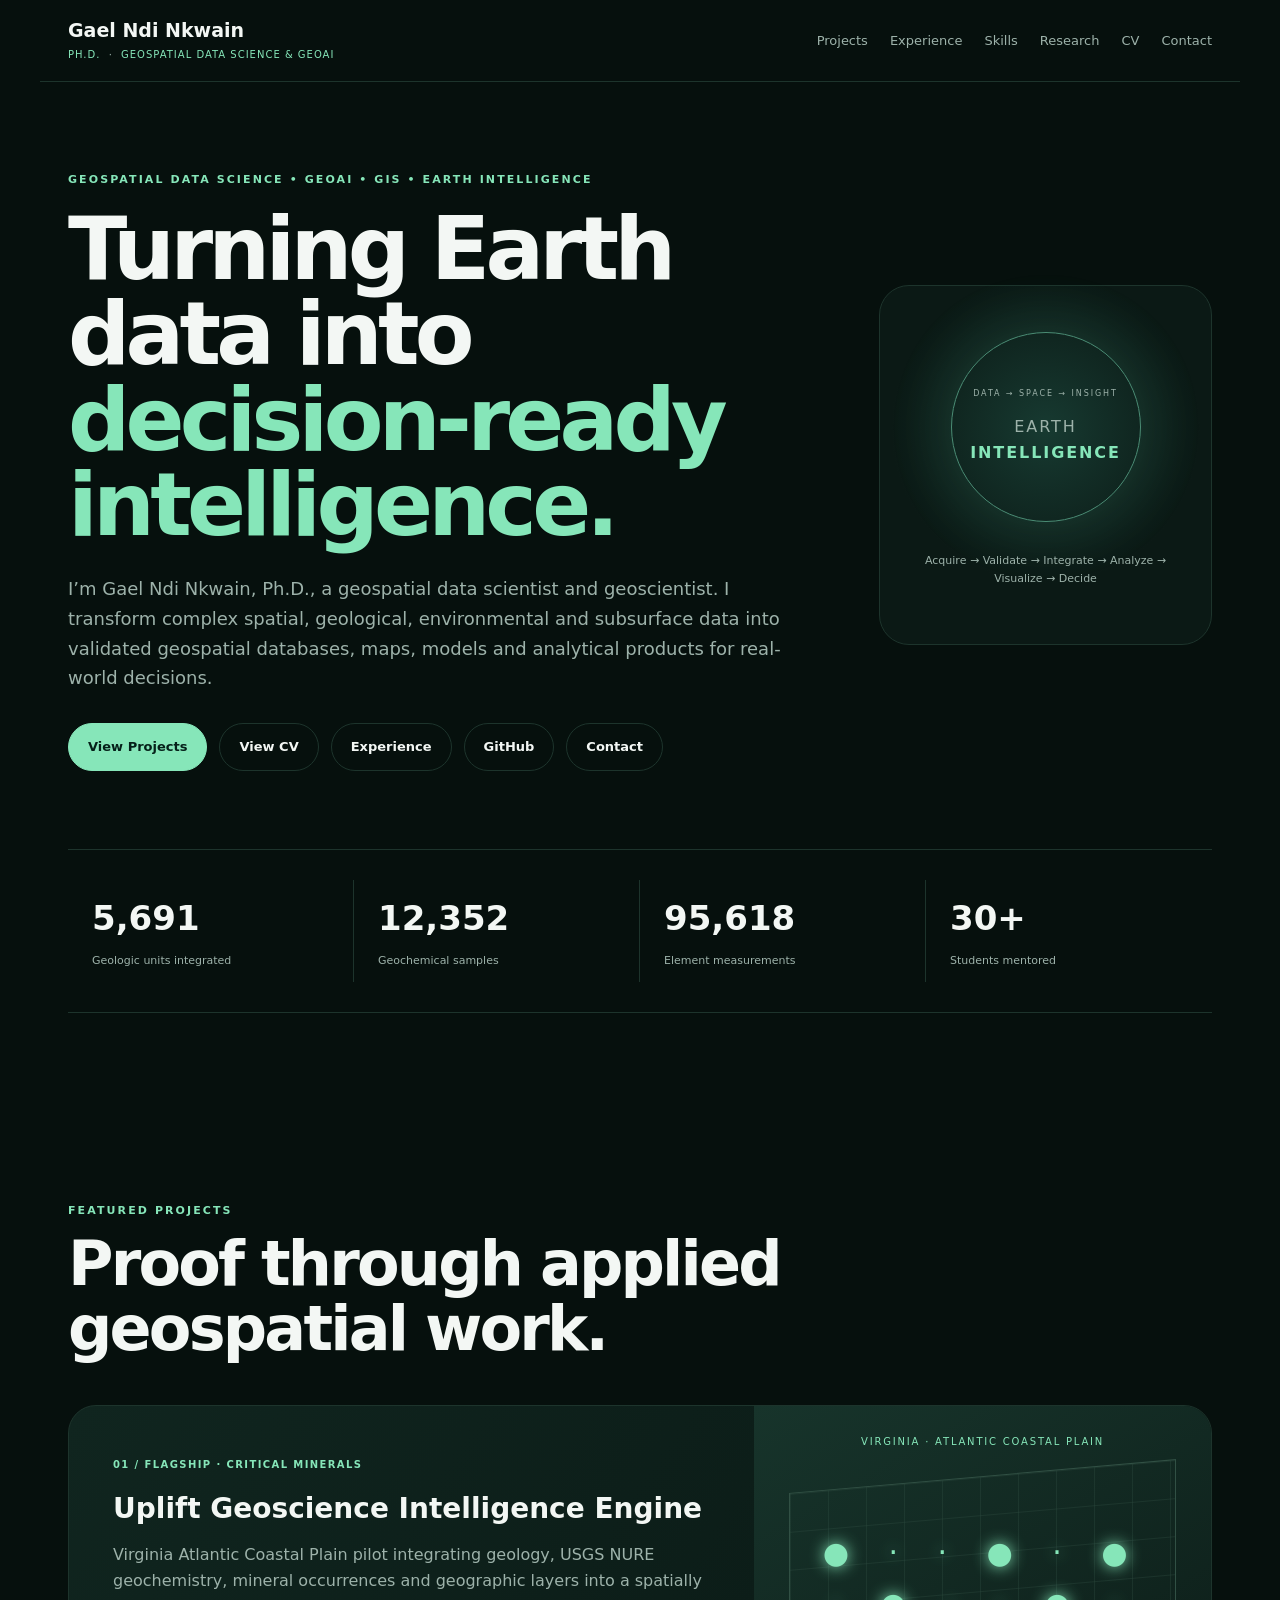
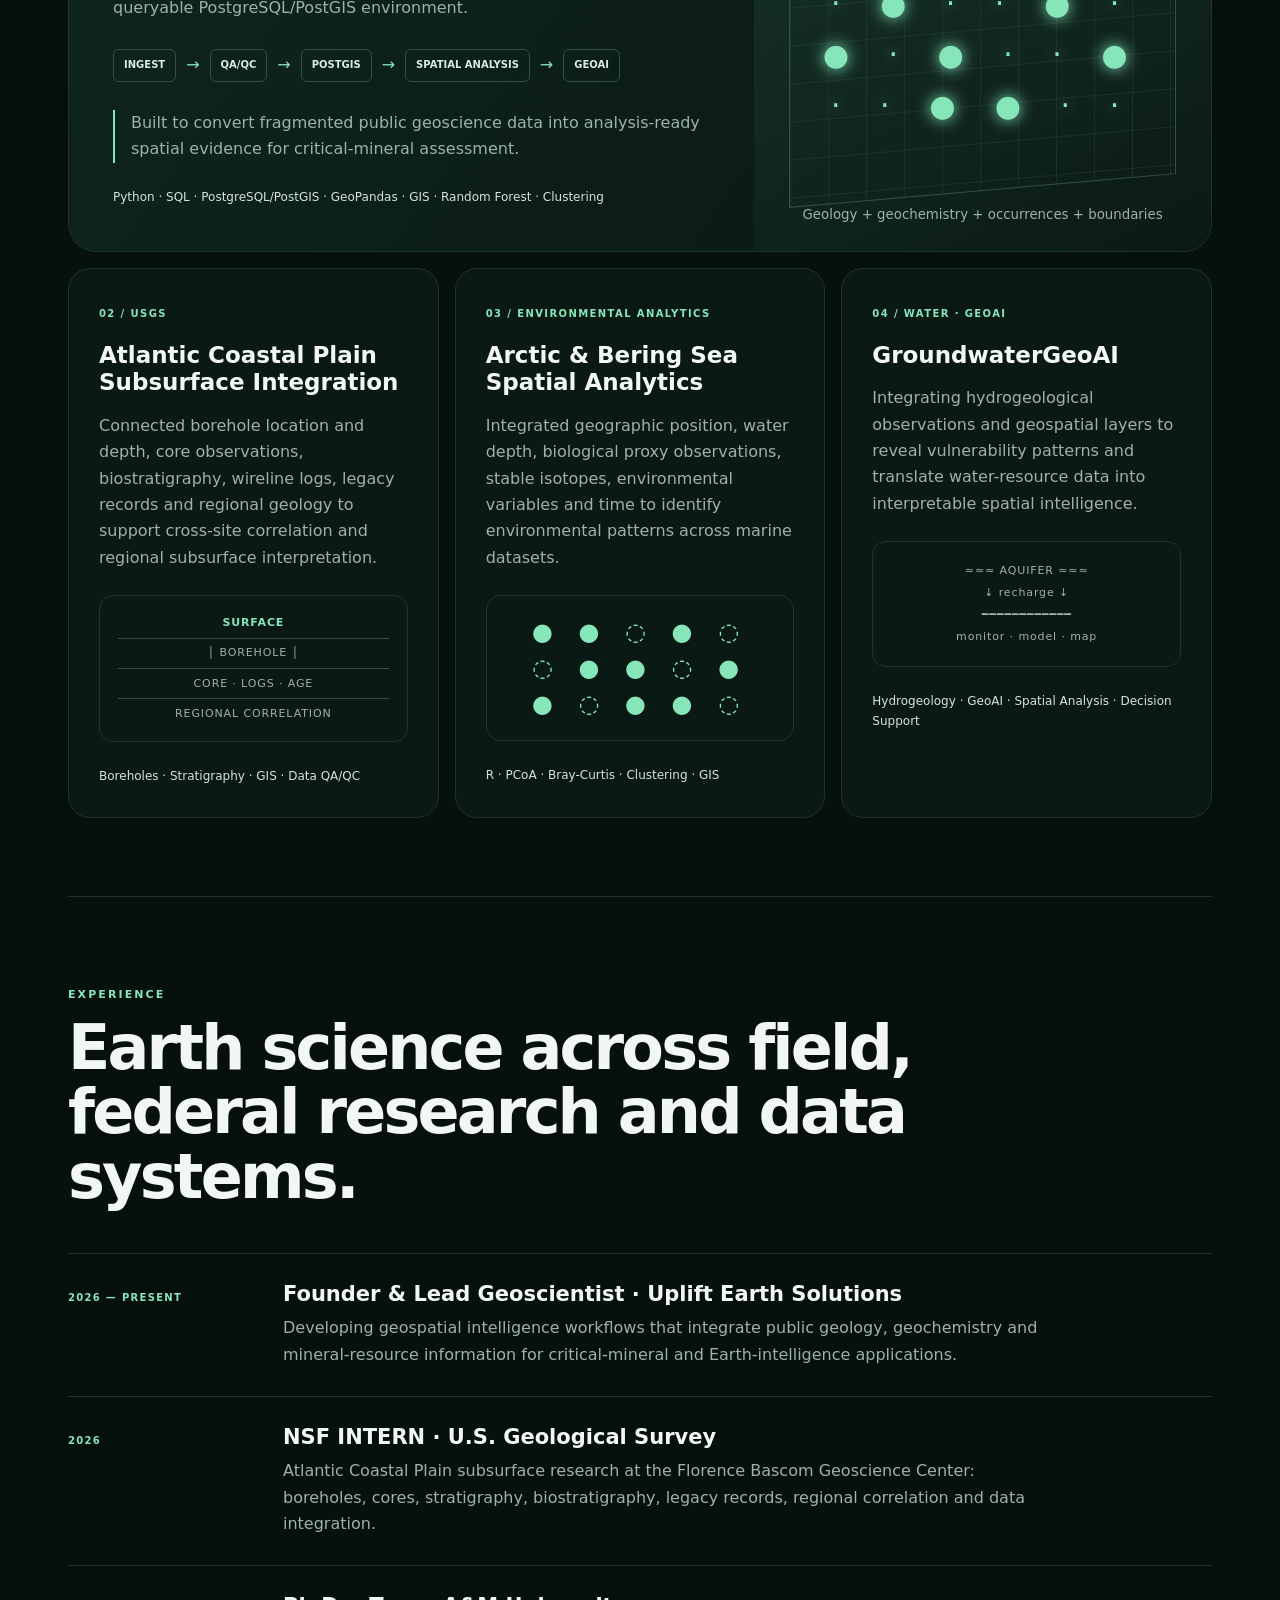
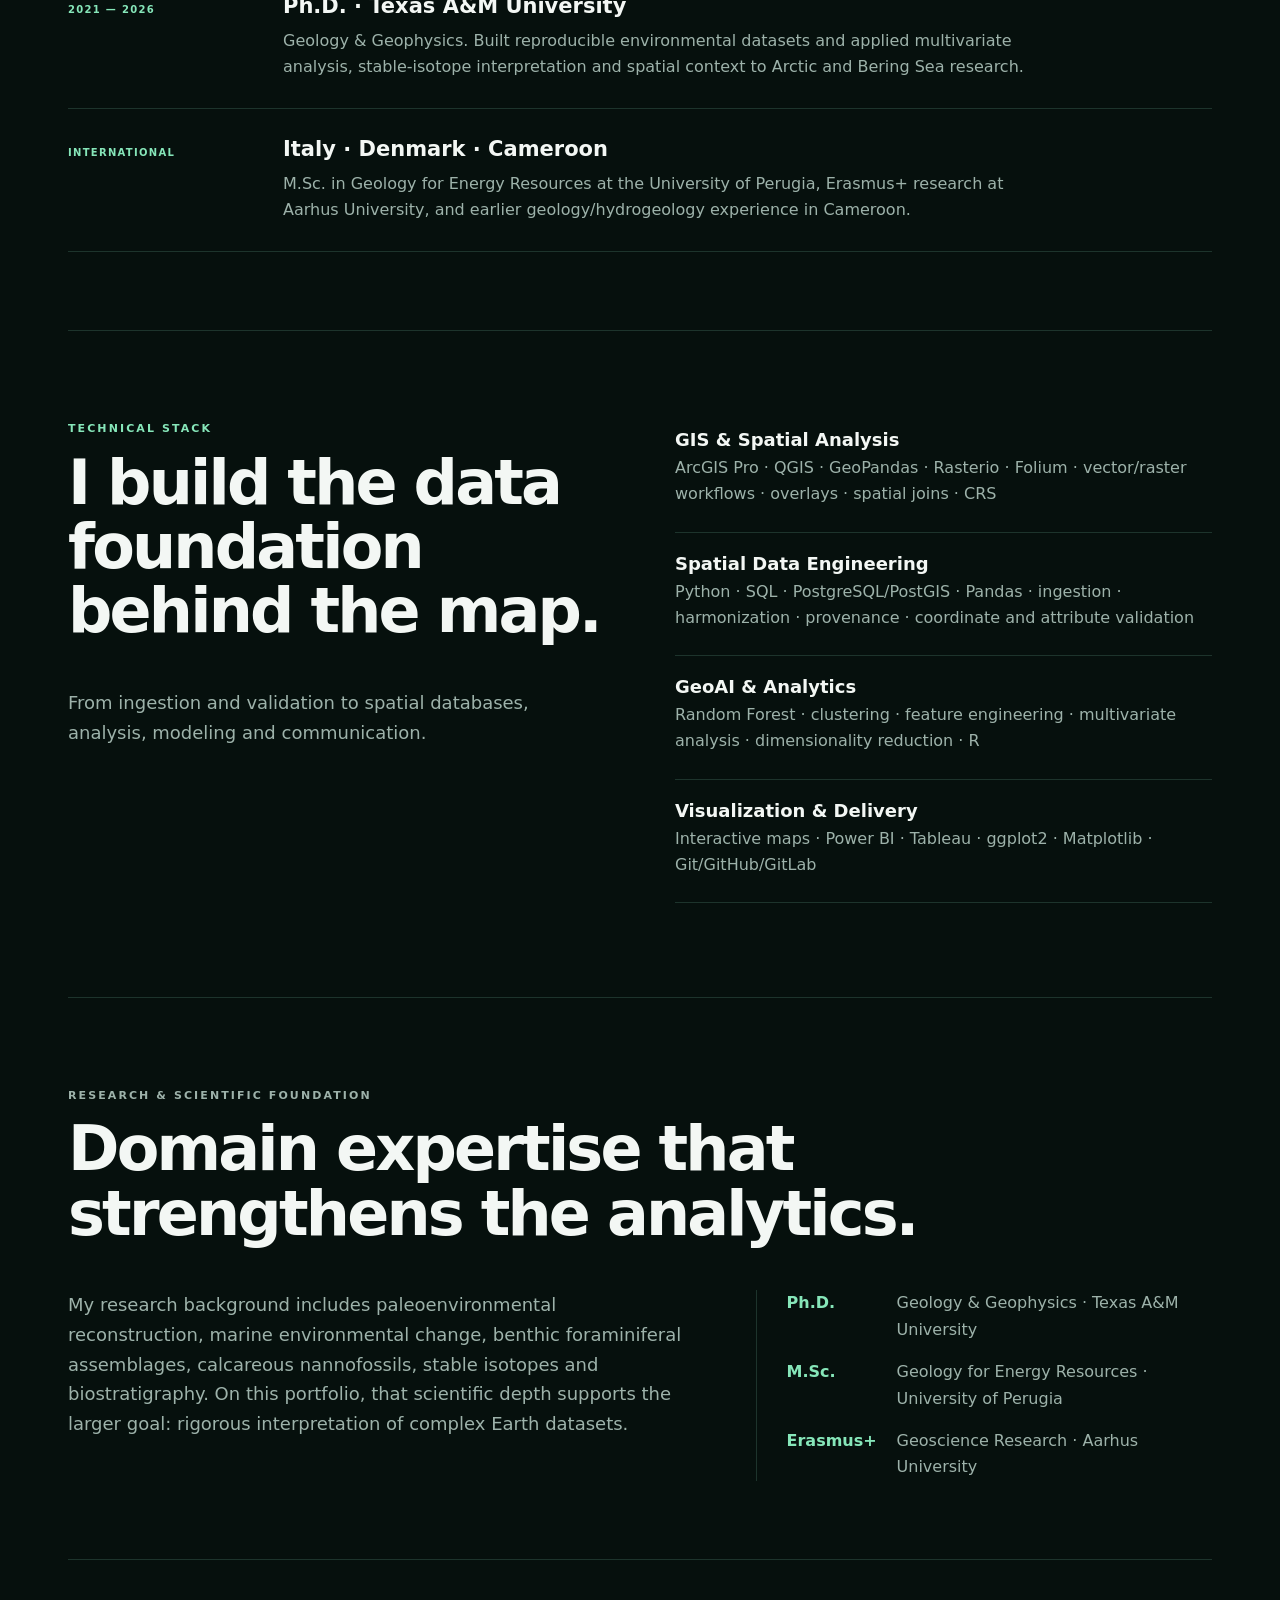
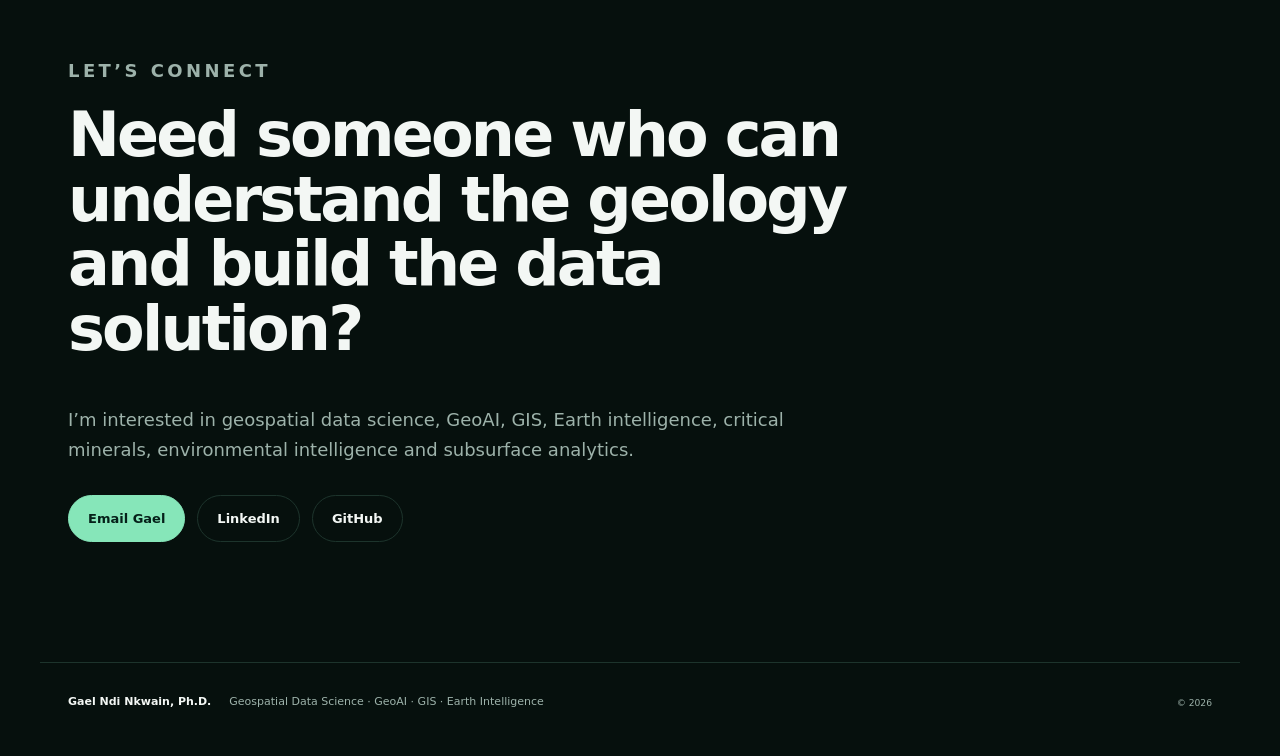
<file: index.html>
<!doctype html>
<html lang="en">
<head>
<meta charset="utf-8"><meta name="viewport" content="width=device-width,initial-scale=1">
<title>Gael Ndi Nkwain, Ph.D. | Geospatial Data Science & GeoAI</title>
<meta name="description" content="Gael Ndi Nkwain, Ph.D. — Geospatial Data Scientist and Geoscientist building GeoAI, GIS, spatial data engineering and Earth-intelligence solutions.">
<link rel="stylesheet" href="styles.css">
</head>
<body>
<header class="nav">
<a class="brand" href="#top"><b>Gael Ndi Nkwain</b><span>Ph.D. <i>·</i> Geospatial Data Science & GeoAI</span></a>
<nav><a href="#projects">Projects</a><a href="#experience">Experience</a><a href="#stack">Skills</a><a href="#research">Research</a><a href="cv.html">CV</a><a href="#contact">Contact</a></nav>
</header>
<main id="top">
<section class="hero">
<div><p class="eyebrow">GEOSPATIAL DATA SCIENCE • GEOAI • GIS • EARTH INTELLIGENCE</p>
<h1>Turning Earth data into <span>decision-ready intelligence.</span></h1>
<p class="lede">I’m Gael Ndi Nkwain, Ph.D., a geospatial data scientist and geoscientist. I transform complex spatial, geological, environmental and subsurface data into validated geospatial databases, maps, models and analytical products for real-world decisions.</p>
<div class="actions"><a class="btn primary" href="#projects">View Projects</a><a class="btn" href="cv.html">View CV</a><a class="btn" href="#experience">Experience</a><a class="btn" href="https://github.com/gaelndinkwain-lab">GitHub</a><a class="btn" href="#contact">Contact</a></div>
</div>
<div class="pipeline"><div class="globe"><small>DATA → SPACE → INSIGHT</small>EARTH<br><b>INTELLIGENCE</b></div><p>Acquire → Validate → Integrate → Analyze → Visualize → Decide</p></div>
</section>
<section class="metrics"><div><strong>5,691</strong><span>Geologic units integrated</span></div><div><strong>12,352</strong><span>Geochemical samples</span></div><div><strong>95,618</strong><span>Element measurements</span></div><div><strong>30+</strong><span>Students mentored</span></div></section>

<section id="projects"><p class="eyebrow">FEATURED PROJECTS</p><h2>Proof through applied geospatial work.</h2>
<div class="project feature"><div class="project-copy"><span class="kicker">01 / FLAGSHIP · CRITICAL MINERALS</span><h3>Uplift Geoscience Intelligence Engine</h3><p>Virginia Atlantic Coastal Plain pilot integrating geology, USGS NURE geochemistry, mineral occurrences and geographic layers into a spatially queryable PostgreSQL/PostGIS environment.</p><div class="workflow"><b>INGEST</b><i>→</i><b>QA/QC</b><i>→</i><b>POSTGIS</b><i>→</i><b>SPATIAL ANALYSIS</b><i>→</i><b>GEOAI</b></div><p class="impact">Built to convert fragmented public geoscience data into analysis-ready spatial evidence for critical-mineral assessment.</p><div class="tags">Python · SQL · PostgreSQL/PostGIS · GeoPandas · GIS · Random Forest · Clustering</div></div><div class="mapmock"><span>VIRGINIA · ATLANTIC COASTAL PLAIN</span><div class="mapgrid"></div><div class="points">● · · ● · ●<br>· ● · · ● ·<br>● · ● · · ●<br>· · ● ● · ·</div><small>Geology + geochemistry + occurrences + boundaries</small></div></div>

<div class="grid three">
<article class="card"><span>02 / USGS</span><h3>Atlantic Coastal Plain Subsurface Integration</h3><p>Connected borehole location and depth, core observations, biostratigraphy, wireline logs, legacy records and regional geology to support cross-site correlation and regional subsurface interpretation.</p><div class="mini-viz"><b>SURFACE</b><hr><em>│ BOREHOLE │</em><hr><em>CORE · LOGS · AGE</em><hr><em>REGIONAL CORRELATION</em></div><div class="tags">Boreholes · Stratigraphy · GIS · Data QA/QC</div></article>
<article class="card"><span>03 / ENVIRONMENTAL ANALYTICS</span><h3>Arctic & Bering Sea Spatial Analytics</h3><p>Integrated geographic position, water depth, biological proxy observations, stable isotopes, environmental variables and time to identify environmental patterns across marine datasets.</p><div class="mini-viz dots">● ● ◌ ● ◌<br>◌ ● ● ◌ ●<br>● ◌ ● ● ◌</div><div class="tags">R · PCoA · Bray-Curtis · Clustering · GIS</div></article>
<article class="card"><span>04 / WATER · GEOAI</span><h3>GroundwaterGeoAI</h3><p>Integrating hydrogeological observations and geospatial layers to reveal vulnerability patterns and translate water-resource data into interpretable spatial intelligence.</p><div class="mini-viz waves">≈≈≈ AQUIFER ≈≈≈<br>↓ recharge ↓<br>━━━━━━━━━━━━<br>monitor · model · map</div><div class="tags">Hydrogeology · GeoAI · Spatial Analysis · Decision Support</div></article>
</div></section>

<section id="experience" class="experience"><p class="eyebrow">EXPERIENCE</p><h2>Earth science across field, federal research and data systems.</h2>
<div class="timeline">
<article><time>2026 — PRESENT</time><div><h3>Founder & Lead Geoscientist · Uplift Earth Solutions</h3><p>Developing geospatial intelligence workflows that integrate public geology, geochemistry and mineral-resource information for critical-mineral and Earth-intelligence applications.</p></div></article>
<article><time>2026</time><div><h3>NSF INTERN · U.S. Geological Survey</h3><p>Atlantic Coastal Plain subsurface research at the Florence Bascom Geoscience Center: boreholes, cores, stratigraphy, biostratigraphy, legacy records, regional correlation and data integration.</p></div></article>
<article><time>2021 — 2026</time><div><h3>Ph.D. · Texas A&M University</h3><p>Geology & Geophysics. Built reproducible environmental datasets and applied multivariate analysis, stable-isotope interpretation and spatial context to Arctic and Bering Sea research.</p></div></article>
<article><time>INTERNATIONAL</time><div><h3>Italy · Denmark · Cameroon</h3><p>M.Sc. in Geology for Energy Resources at the University of Perugia, Erasmus+ research at Aarhus University, and earlier geology/hydrogeology experience in Cameroon.</p></div></article>
</div></section>

<section id="stack" class="split"><div><p class="eyebrow">TECHNICAL STACK</p><h2>I build the data foundation behind the map.</h2><p class="section-lede">From ingestion and validation to spatial databases, analysis, modeling and communication.</p></div><div class="capabilities">
<p><b>GIS & Spatial Analysis</b><br>ArcGIS Pro · QGIS · GeoPandas · Rasterio · Folium · vector/raster workflows · overlays · spatial joins · CRS</p>
<p><b>Spatial Data Engineering</b><br>Python · SQL · PostgreSQL/PostGIS · Pandas · ingestion · harmonization · provenance · coordinate and attribute validation</p>
<p><b>GeoAI & Analytics</b><br>Random Forest · clustering · feature engineering · multivariate analysis · dimensionality reduction · R</p>
<p><b>Visualization & Delivery</b><br>Interactive maps · Power BI · Tableau · ggplot2 · Matplotlib · Git/GitHub/GitLab</p></div></section>

<section id="research" class="research"><p class="eyebrow">RESEARCH & SCIENTIFIC FOUNDATION</p><h2>Domain expertise that strengthens the analytics.</h2><div class="research-grid"><p>My research background includes paleoenvironmental reconstruction, marine environmental change, benthic foraminiferal assemblages, calcareous nannofossils, stable isotopes and biostratigraphy. On this portfolio, that scientific depth supports the larger goal: rigorous interpretation of complex Earth datasets.</p><div class="degrees"><b>Ph.D.</b><span>Geology & Geophysics · Texas A&M University</span><b>M.Sc.</b><span>Geology for Energy Resources · University of Perugia</span><b>Erasmus+</b><span>Geoscience Research · Aarhus University</span></div></div></section>

<section id="contact" class="contact"><p class="eyebrow">LET’S CONNECT</p><h2>Need someone who can understand the geology and build the data solution?</h2><p>I’m interested in geospatial data science, GeoAI, GIS, Earth intelligence, critical minerals, environmental intelligence and subsurface analytics.</p><div class="actions"><a class="btn primary" href="mailto:gaelndinkwain@gmail.com">Email Gael</a><a class="btn" href="https://www.linkedin.com/in/gael-ndi-nkwain-066335a4">LinkedIn</a><a class="btn" href="https://github.com/gaelndinkwain-lab">GitHub</a></div></section>
</main>
<footer><b>Gael Ndi Nkwain, Ph.D.</b><span>Geospatial Data Science · GeoAI · GIS · Earth Intelligence</span><small>© 2026</small></footer>
</body></html>
</file>
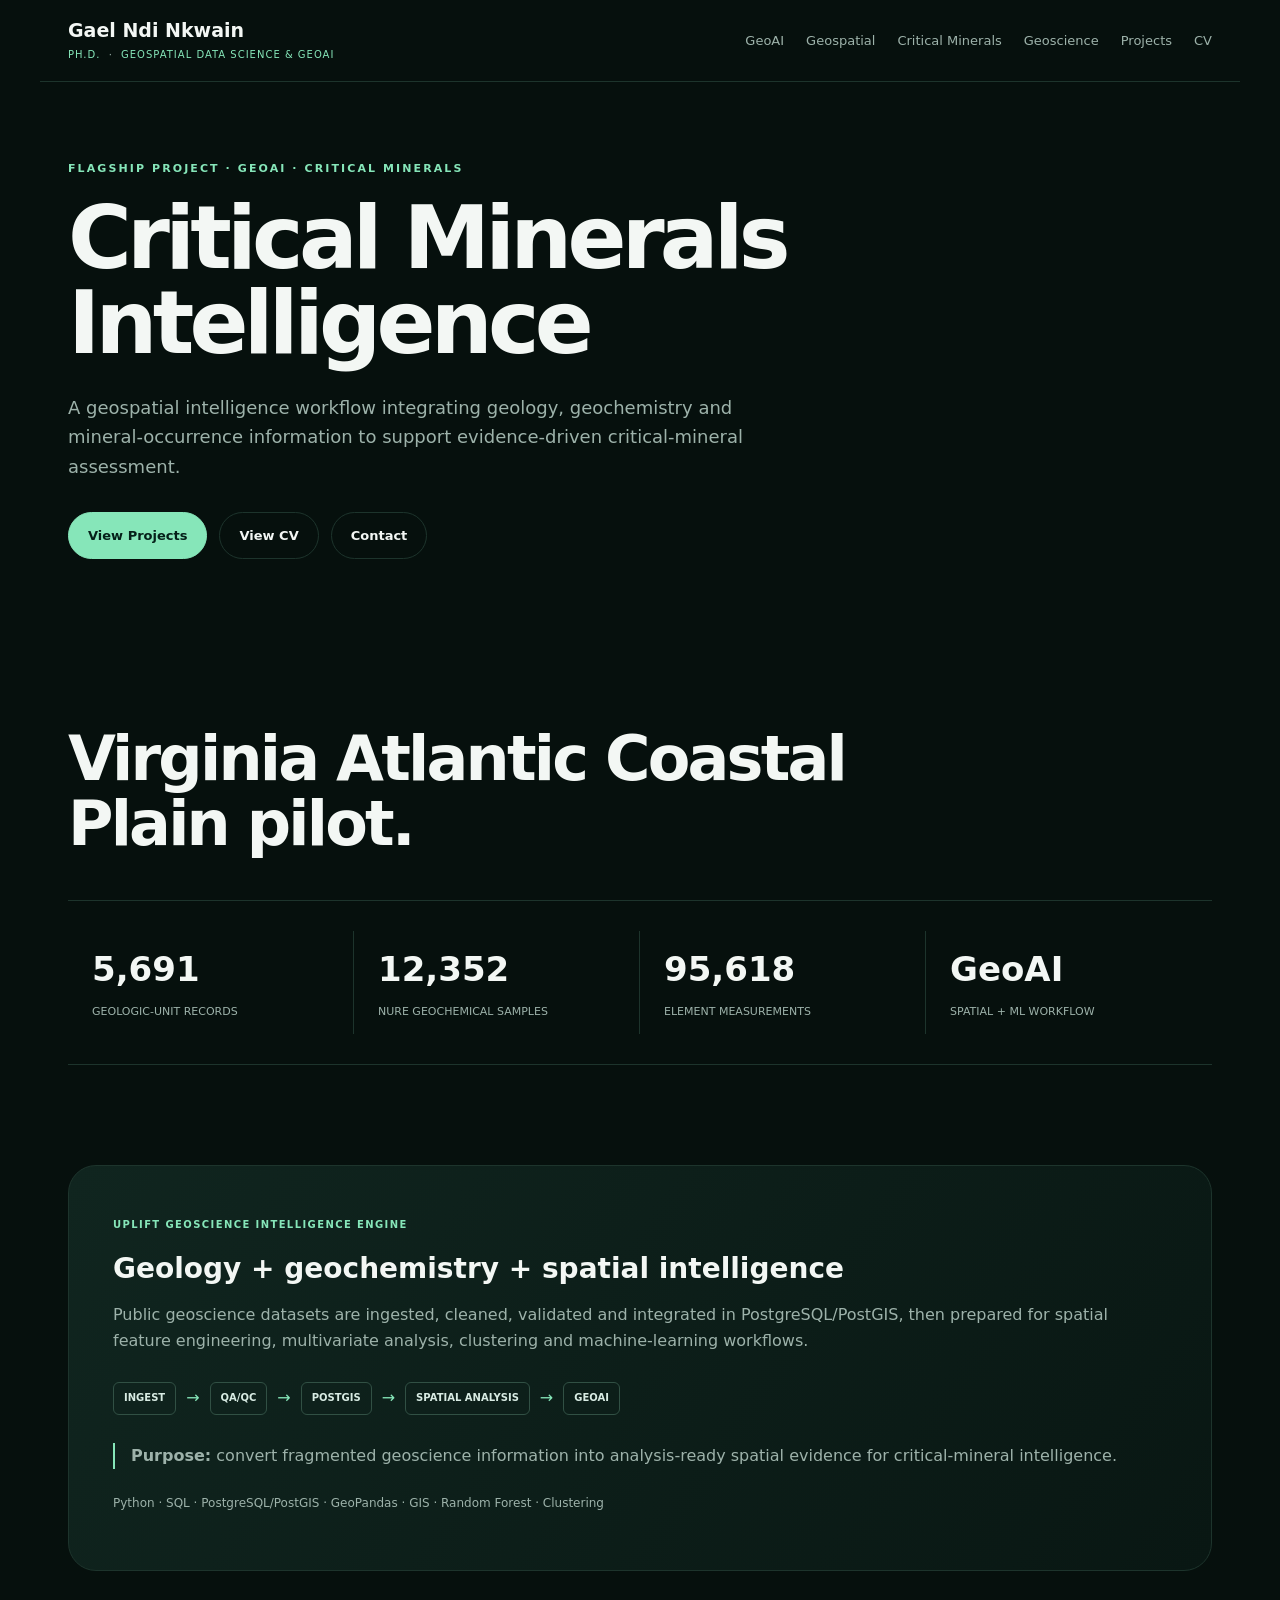
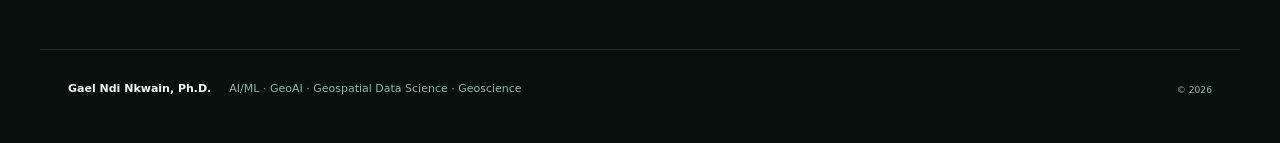
<file: critical-minerals/index.html>
<!doctype html><html lang="en"><head><meta charset="utf-8"><meta name="viewport" content="width=device-width,initial-scale=1"><title>Critical Minerals Intelligence | Gael Ndi Nkwain, Ph.D.</title><meta name="description" content="A geospatial intelligence workflow integrating geology, geochemistry and mineral-occurrence information to support evidence-driven critical-mineral assessment."><link rel="stylesheet" href="../styles.css"><link rel="canonical" href="https://drgaelnkwain.com/critical-minerals-intelligence/"></head><body><header class="nav"><a class="brand" href="../"><b>Gael Ndi Nkwain</b><span>Ph.D. <i>·</i> Geospatial Data Science & GeoAI</span></a><nav><a href="../geoai/">GeoAI</a><a href="../geospatial/">Geospatial</a><a href="../critical-minerals/">Critical Minerals</a><a href="../geoscience/">Geoscience</a><a href="../projects/">Projects</a><a href="../cv.html">CV</a></nav></header><main><section class="hero" style="min-height:520px"><div><div class="eyebrow">FLAGSHIP PROJECT · GEOAI · CRITICAL MINERALS</div><h1>Critical Minerals Intelligence</h1><p class="lede">A geospatial intelligence workflow integrating geology, geochemistry and mineral-occurrence information to support evidence-driven critical-mineral assessment.</p><div class="actions"><a class="btn primary" href="../projects/">View Projects</a><a class="btn" href="../cv.html">View CV</a><a class="btn" href="mailto:gaelndinkwain@gmail.com">Contact</a></div></div></section><section><h2>Virginia Atlantic Coastal Plain pilot.</h2><div class="metrics"><div><strong>5,691</strong><span>GEOLOGIC-UNIT RECORDS</span></div><div><strong>12,352</strong><span>NURE GEOCHEMICAL SAMPLES</span></div><div><strong>95,618</strong><span>ELEMENT MEASUREMENTS</span></div><div><strong>GeoAI</strong><span>SPATIAL + ML WORKFLOW</span></div></div><div class="project"><div class="project-copy"><span class="kicker">UPLIFT GEOSCIENCE INTELLIGENCE ENGINE</span><h3>Geology + geochemistry + spatial intelligence</h3><p>Public geoscience datasets are ingested, cleaned, validated and integrated in PostgreSQL/PostGIS, then prepared for spatial feature engineering, multivariate analysis, clustering and machine-learning workflows.</p><div class="workflow"><b>INGEST</b><i>→</i><b>QA/QC</b><i>→</i><b>POSTGIS</b><i>→</i><b>SPATIAL ANALYSIS</b><i>→</i><b>GEOAI</b></div><p class="impact"><b>Purpose:</b> convert fragmented geoscience information into analysis-ready spatial evidence for critical-mineral intelligence.</p><p class="tags">Python · SQL · PostgreSQL/PostGIS · GeoPandas · GIS · Random Forest · Clustering</p></div></div></section></main><footer><b>Gael Ndi Nkwain, Ph.D.</b><span>AI/ML · GeoAI · Geospatial Data Science · Geoscience</span><small>© 2026</small></footer></body></html>
</file>
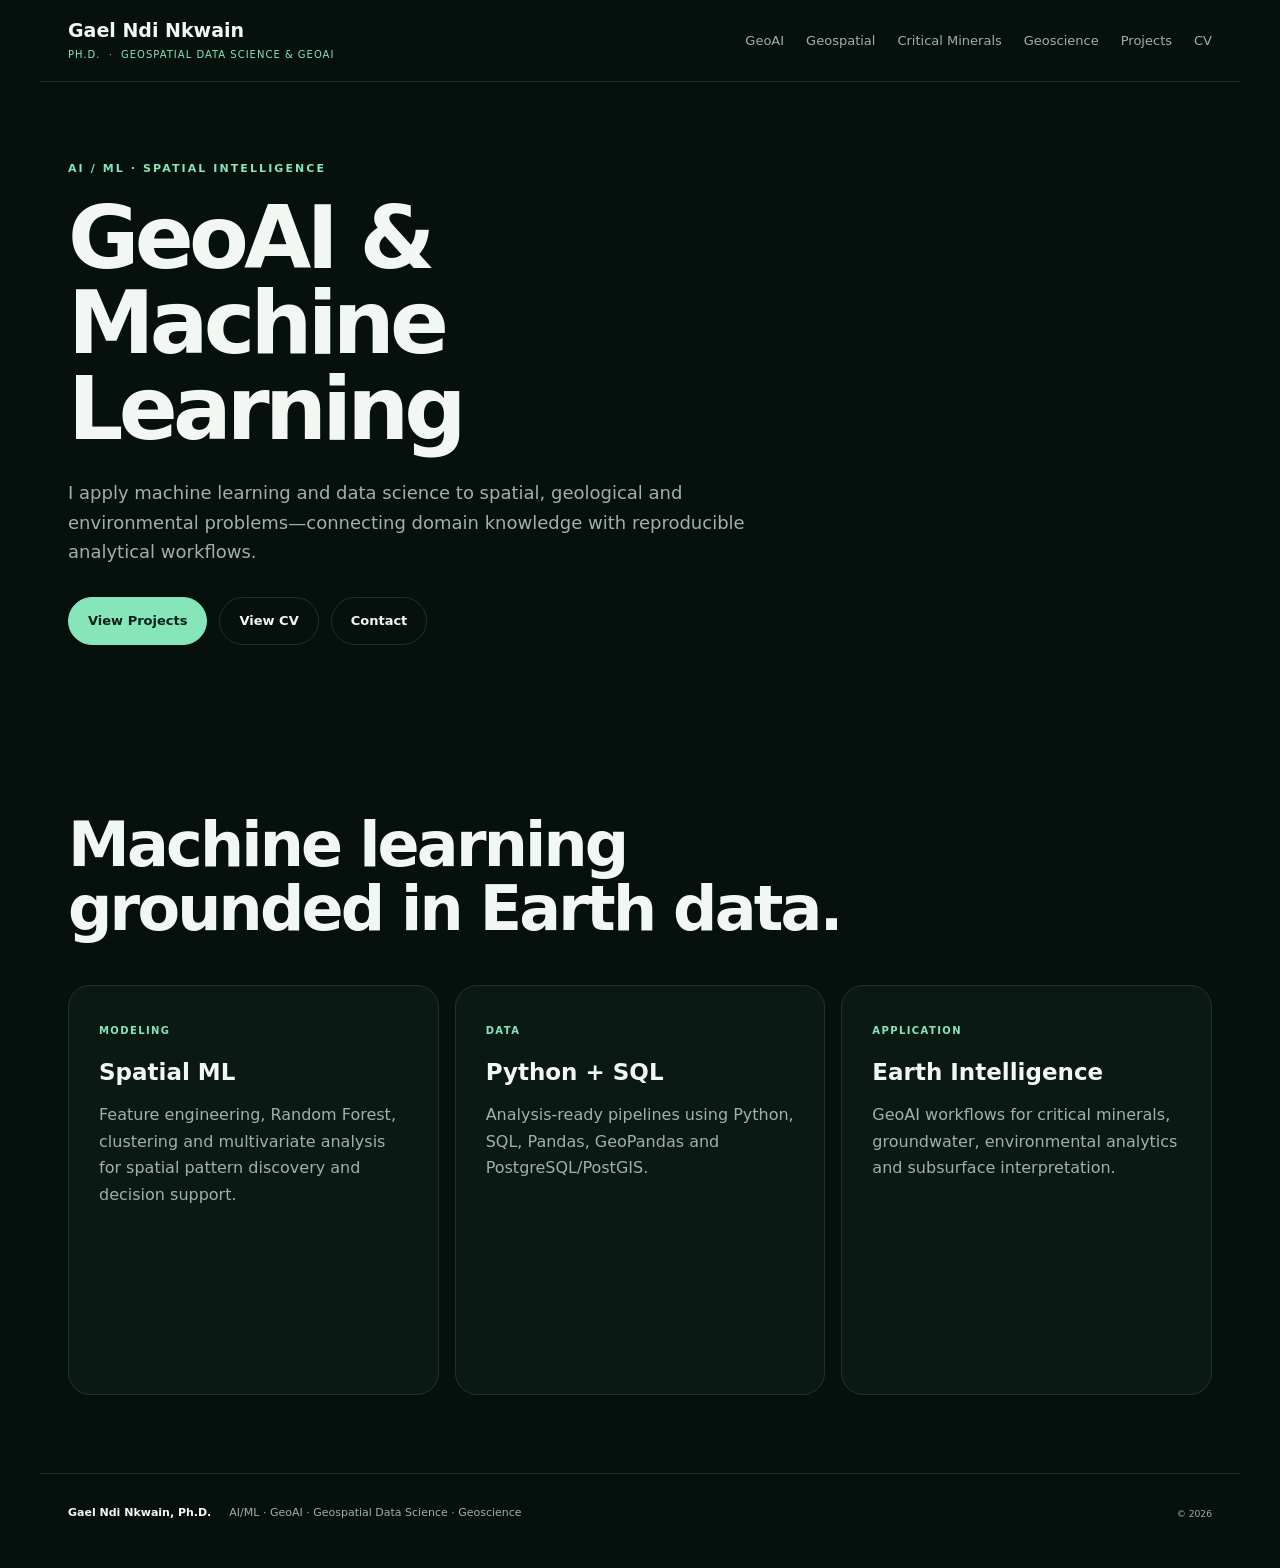
<file: geoai/index.html>
<!doctype html><html lang="en"><head><meta charset="utf-8"><meta name="viewport" content="width=device-width,initial-scale=1"><title>GeoAI & Machine Learning | Gael Ndi Nkwain, Ph.D.</title><meta name="description" content="I apply machine learning and data science to spatial, geological and environmental problems—connecting domain knowledge with reproducible analytical workflows."><link rel="stylesheet" href="../styles.css"><link rel="canonical" href="https://drgaelnkwain.com/geoai-machine-learning/"></head><body><header class="nav"><a class="brand" href="../"><b>Gael Ndi Nkwain</b><span>Ph.D. <i>·</i> Geospatial Data Science & GeoAI</span></a><nav><a href="../geoai/">GeoAI</a><a href="../geospatial/">Geospatial</a><a href="../critical-minerals/">Critical Minerals</a><a href="../geoscience/">Geoscience</a><a href="../projects/">Projects</a><a href="../cv.html">CV</a></nav></header><main><section class="hero" style="min-height:520px"><div><div class="eyebrow">AI / ML · SPATIAL INTELLIGENCE</div><h1>GeoAI & Machine Learning</h1><p class="lede">I apply machine learning and data science to spatial, geological and environmental problems—connecting domain knowledge with reproducible analytical workflows.</p><div class="actions"><a class="btn primary" href="../projects/">View Projects</a><a class="btn" href="../cv.html">View CV</a><a class="btn" href="mailto:gaelndinkwain@gmail.com">Contact</a></div></div></section><section><h2>Machine learning grounded in Earth data.</h2><div class="grid three"><article class="card"><span>MODELING</span><h3>Spatial ML</h3><p>Feature engineering, Random Forest, clustering and multivariate analysis for spatial pattern discovery and decision support.</p></article><article class="card"><span>DATA</span><h3>Python + SQL</h3><p>Analysis-ready pipelines using Python, SQL, Pandas, GeoPandas and PostgreSQL/PostGIS.</p></article><article class="card"><span>APPLICATION</span><h3>Earth Intelligence</h3><p>GeoAI workflows for critical minerals, groundwater, environmental analytics and subsurface interpretation.</p></article></div></section></main><footer><b>Gael Ndi Nkwain, Ph.D.</b><span>AI/ML · GeoAI · Geospatial Data Science · Geoscience</span><small>© 2026</small></footer></body></html>
</file>
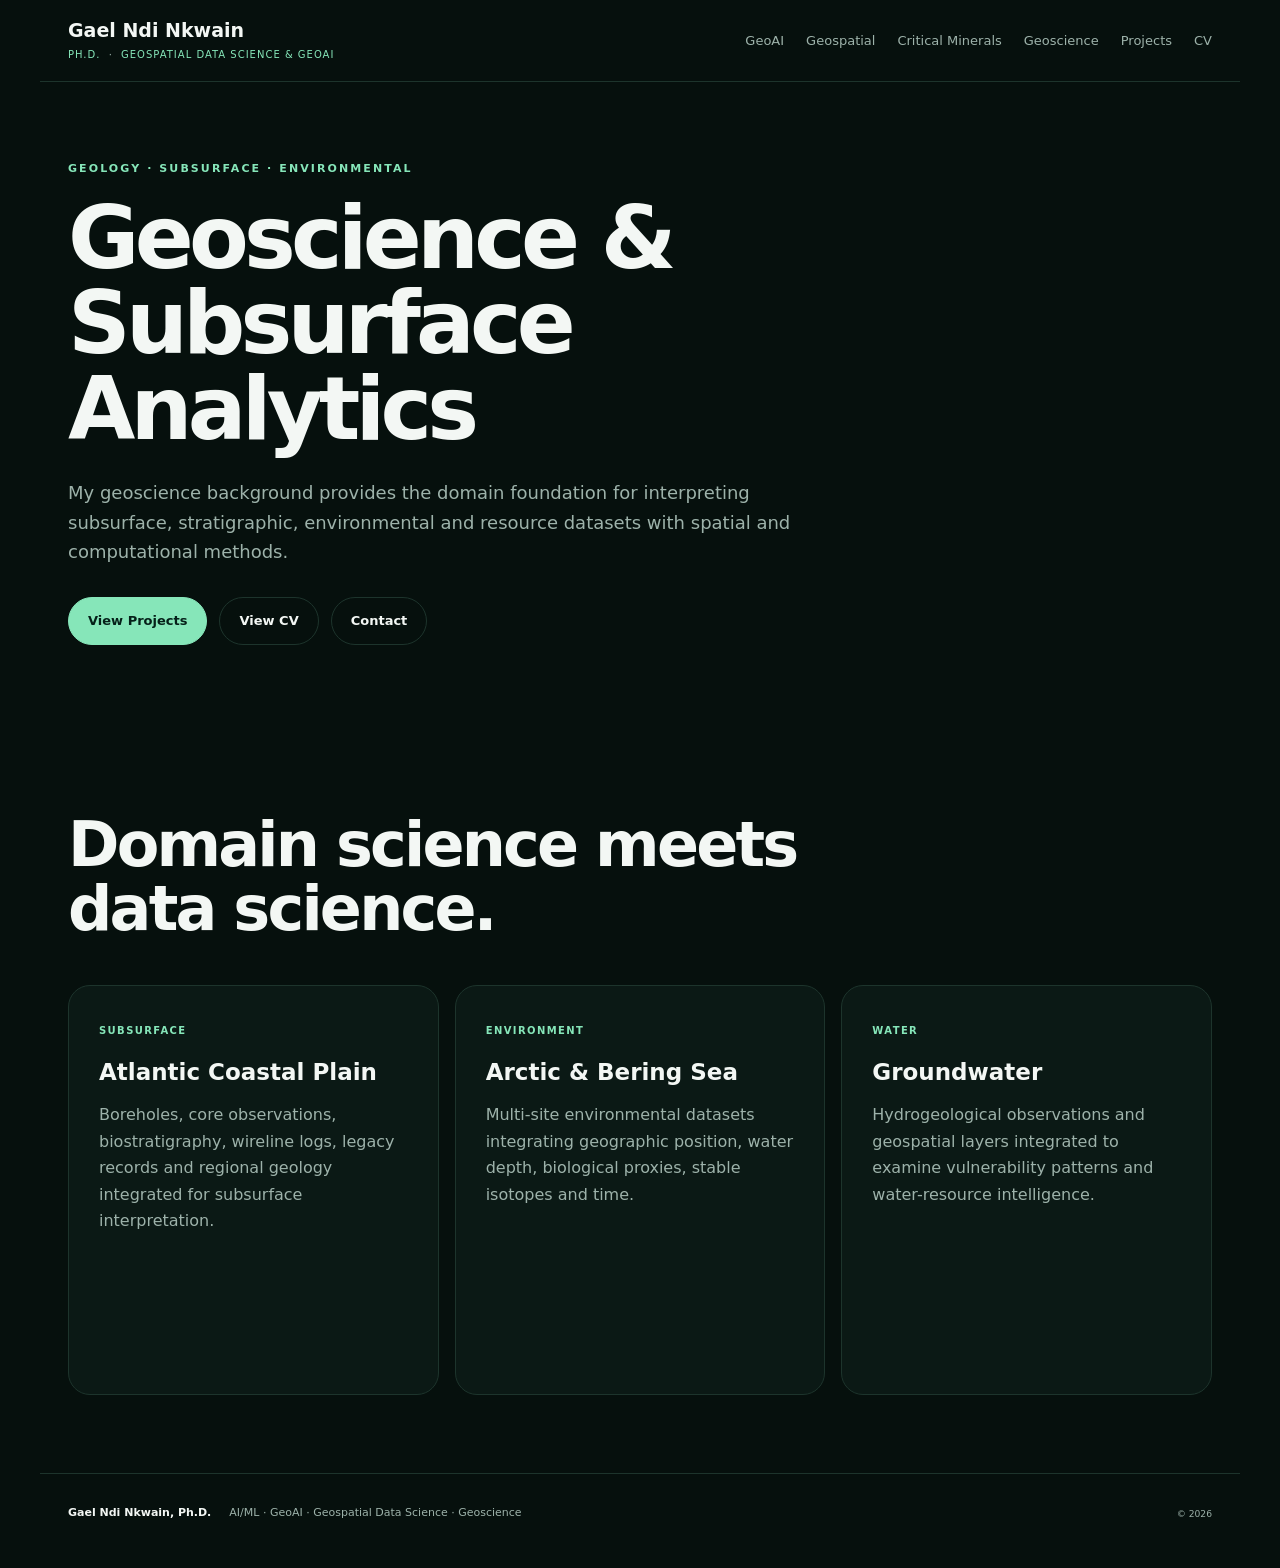
<file: geoscience/index.html>
<!doctype html><html lang="en"><head><meta charset="utf-8"><meta name="viewport" content="width=device-width,initial-scale=1"><title>Geoscience & Subsurface Analytics | Gael Ndi Nkwain, Ph.D.</title><meta name="description" content="My geoscience background provides the domain foundation for interpreting subsurface, stratigraphic, environmental and resource datasets with spatial and computational methods."><link rel="stylesheet" href="../styles.css"><link rel="canonical" href="https://drgaelnkwain.com/geoscience-subsurface-analytics/"></head><body><header class="nav"><a class="brand" href="../"><b>Gael Ndi Nkwain</b><span>Ph.D. <i>·</i> Geospatial Data Science & GeoAI</span></a><nav><a href="../geoai/">GeoAI</a><a href="../geospatial/">Geospatial</a><a href="../critical-minerals/">Critical Minerals</a><a href="../geoscience/">Geoscience</a><a href="../projects/">Projects</a><a href="../cv.html">CV</a></nav></header><main><section class="hero" style="min-height:520px"><div><div class="eyebrow">GEOLOGY · SUBSURFACE · ENVIRONMENTAL</div><h1>Geoscience & Subsurface Analytics</h1><p class="lede">My geoscience background provides the domain foundation for interpreting subsurface, stratigraphic, environmental and resource datasets with spatial and computational methods.</p><div class="actions"><a class="btn primary" href="../projects/">View Projects</a><a class="btn" href="../cv.html">View CV</a><a class="btn" href="mailto:gaelndinkwain@gmail.com">Contact</a></div></div></section><section><h2>Domain science meets data science.</h2><div class="grid three"><article class="card"><span>SUBSURFACE</span><h3>Atlantic Coastal Plain</h3><p>Boreholes, core observations, biostratigraphy, wireline logs, legacy records and regional geology integrated for subsurface interpretation.</p></article><article class="card"><span>ENVIRONMENT</span><h3>Arctic & Bering Sea</h3><p>Multi-site environmental datasets integrating geographic position, water depth, biological proxies, stable isotopes and time.</p></article><article class="card"><span>WATER</span><h3>Groundwater</h3><p>Hydrogeological observations and geospatial layers integrated to examine vulnerability patterns and water-resource intelligence.</p></article></div></section></main><footer><b>Gael Ndi Nkwain, Ph.D.</b><span>AI/ML · GeoAI · Geospatial Data Science · Geoscience</span><small>© 2026</small></footer></body></html>
</file>
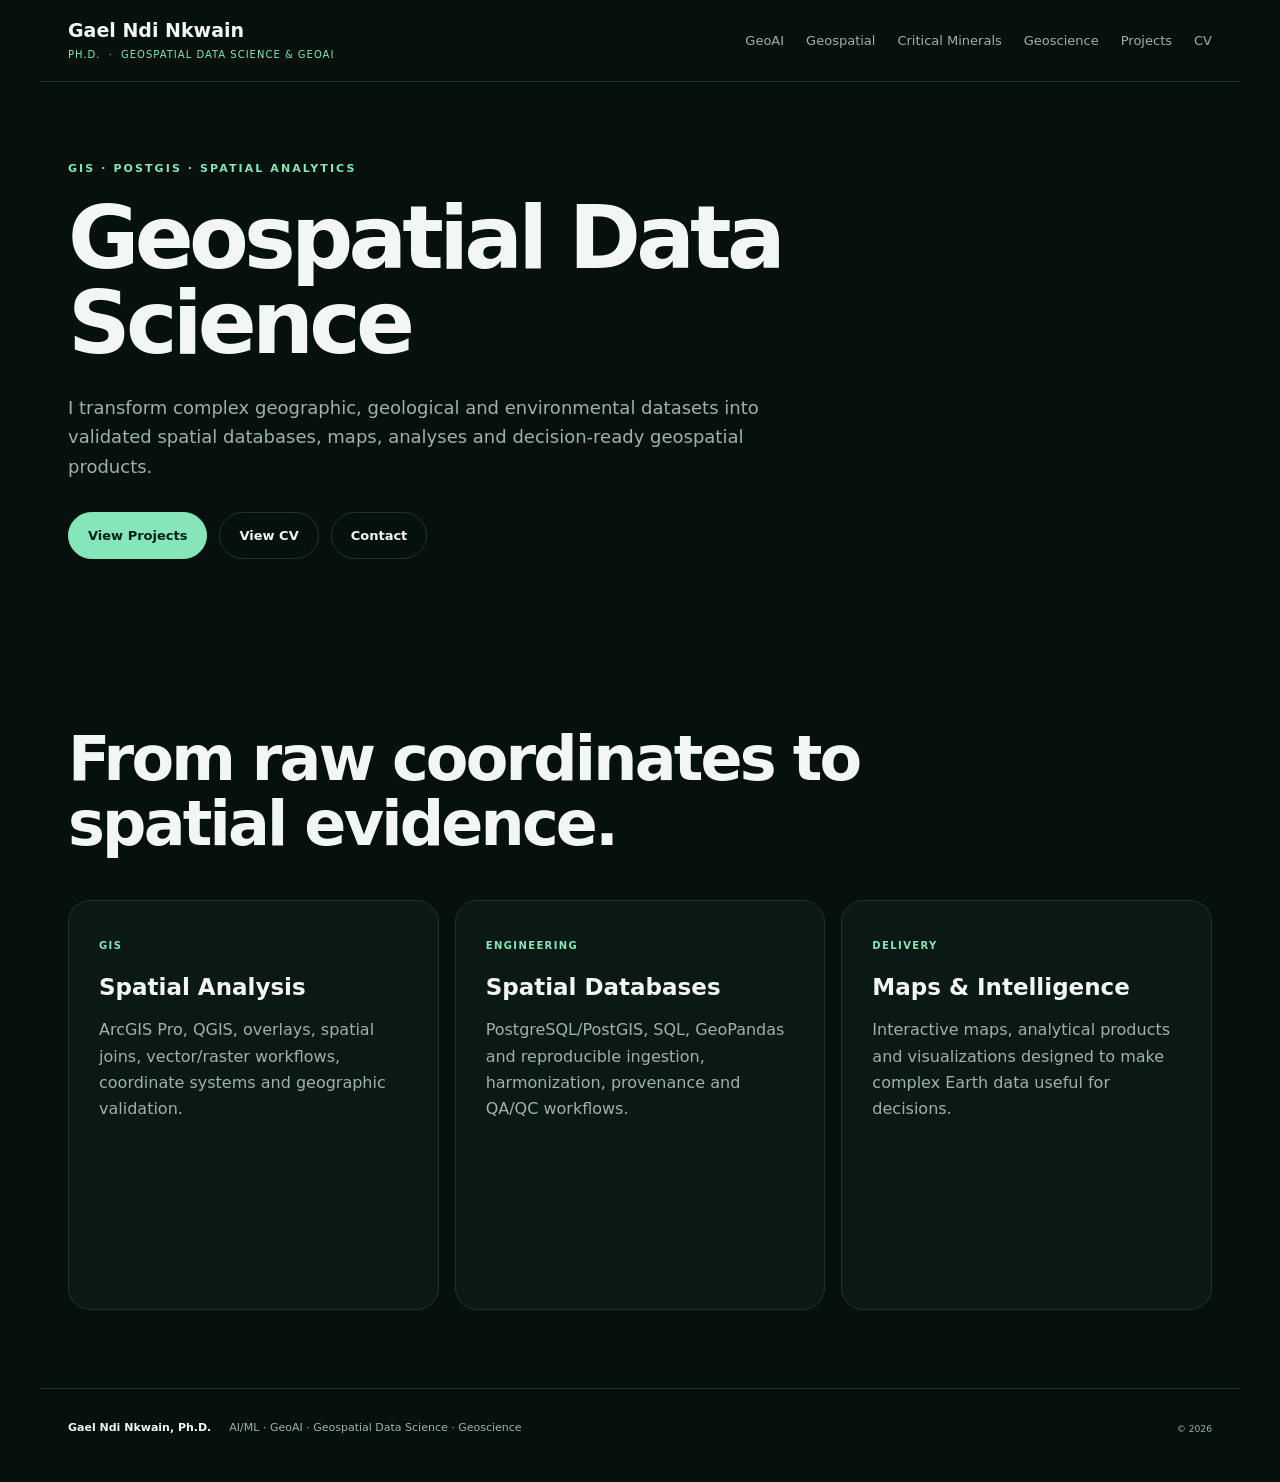
<file: geospatial/index.html>
<!doctype html><html lang="en"><head><meta charset="utf-8"><meta name="viewport" content="width=device-width,initial-scale=1"><title>Geospatial Data Science | Gael Ndi Nkwain, Ph.D.</title><meta name="description" content="I transform complex geographic, geological and environmental datasets into validated spatial databases, maps, analyses and decision-ready geospatial products."><link rel="stylesheet" href="../styles.css"><link rel="canonical" href="https://drgaelnkwain.com/geospatial-data-science/"></head><body><header class="nav"><a class="brand" href="../"><b>Gael Ndi Nkwain</b><span>Ph.D. <i>·</i> Geospatial Data Science & GeoAI</span></a><nav><a href="../geoai/">GeoAI</a><a href="../geospatial/">Geospatial</a><a href="../critical-minerals/">Critical Minerals</a><a href="../geoscience/">Geoscience</a><a href="../projects/">Projects</a><a href="../cv.html">CV</a></nav></header><main><section class="hero" style="min-height:520px"><div><div class="eyebrow">GIS · POSTGIS · SPATIAL ANALYTICS</div><h1>Geospatial Data Science</h1><p class="lede">I transform complex geographic, geological and environmental datasets into validated spatial databases, maps, analyses and decision-ready geospatial products.</p><div class="actions"><a class="btn primary" href="../projects/">View Projects</a><a class="btn" href="../cv.html">View CV</a><a class="btn" href="mailto:gaelndinkwain@gmail.com">Contact</a></div></div></section><section><h2>From raw coordinates to spatial evidence.</h2><div class="grid three"><article class="card"><span>GIS</span><h3>Spatial Analysis</h3><p>ArcGIS Pro, QGIS, overlays, spatial joins, vector/raster workflows, coordinate systems and geographic validation.</p></article><article class="card"><span>ENGINEERING</span><h3>Spatial Databases</h3><p>PostgreSQL/PostGIS, SQL, GeoPandas and reproducible ingestion, harmonization, provenance and QA/QC workflows.</p></article><article class="card"><span>DELIVERY</span><h3>Maps & Intelligence</h3><p>Interactive maps, analytical products and visualizations designed to make complex Earth data useful for decisions.</p></article></div></section></main><footer><b>Gael Ndi Nkwain, Ph.D.</b><span>AI/ML · GeoAI · Geospatial Data Science · Geoscience</span><small>© 2026</small></footer></body></html>
</file>
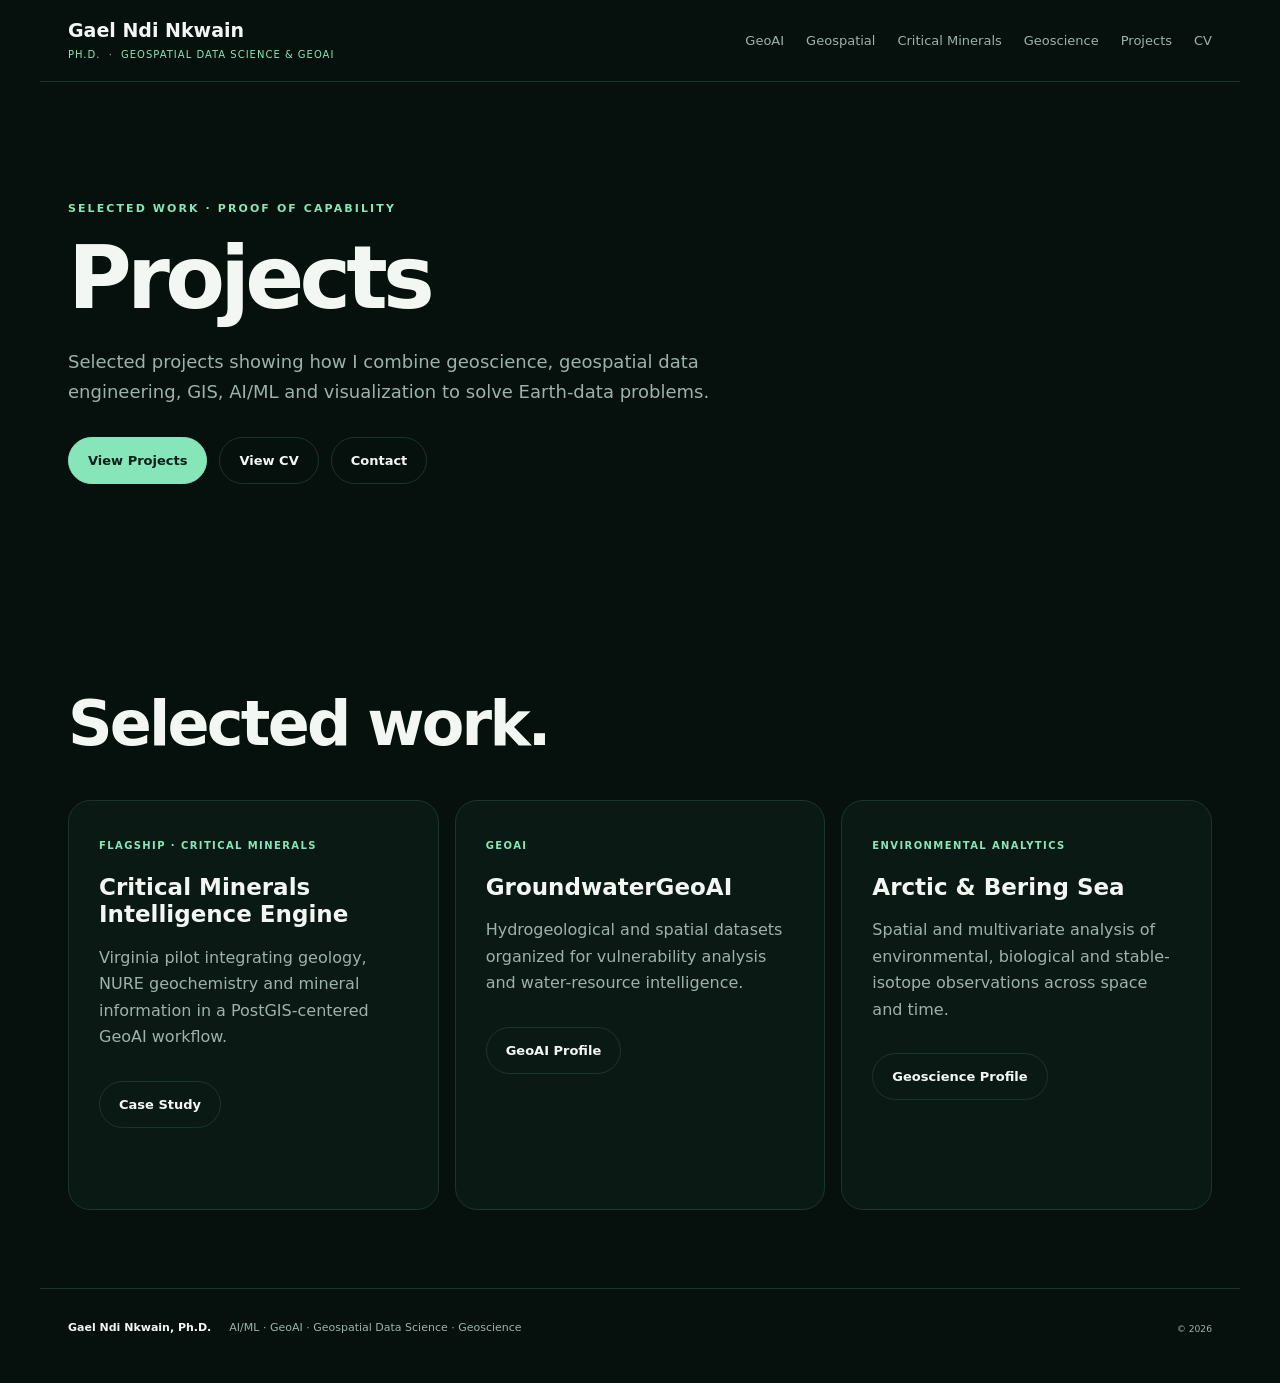
<file: projects/index.html>
<!doctype html><html lang="en"><head><meta charset="utf-8"><meta name="viewport" content="width=device-width,initial-scale=1"><title>Projects | Gael Ndi Nkwain, Ph.D.</title><meta name="description" content="Selected projects showing how I combine geoscience, geospatial data engineering, GIS, AI/ML and visualization to solve Earth-data problems."><link rel="stylesheet" href="../styles.css"><link rel="canonical" href="https://drgaelnkwain.com/projects/"></head><body><header class="nav"><a class="brand" href="../"><b>Gael Ndi Nkwain</b><span>Ph.D. <i>·</i> Geospatial Data Science & GeoAI</span></a><nav><a href="../geoai/">GeoAI</a><a href="../geospatial/">Geospatial</a><a href="../critical-minerals/">Critical Minerals</a><a href="../geoscience/">Geoscience</a><a href="../projects/">Projects</a><a href="../cv.html">CV</a></nav></header><main><section class="hero" style="min-height:520px"><div><div class="eyebrow">SELECTED WORK · PROOF OF CAPABILITY</div><h1>Projects</h1><p class="lede">Selected projects showing how I combine geoscience, geospatial data engineering, GIS, AI/ML and visualization to solve Earth-data problems.</p><div class="actions"><a class="btn primary" href="../projects/">View Projects</a><a class="btn" href="../cv.html">View CV</a><a class="btn" href="mailto:gaelndinkwain@gmail.com">Contact</a></div></div></section><section><h2>Selected work.</h2><div class="grid three"><article class="card"><span>FLAGSHIP · CRITICAL MINERALS</span><h3>Critical Minerals Intelligence Engine</h3><p>Virginia pilot integrating geology, NURE geochemistry and mineral information in a PostGIS-centered GeoAI workflow.</p><div class="actions"><a class="btn" href="../critical-minerals/">Case Study</a></div></article><article class="card"><span>GEOAI</span><h3>GroundwaterGeoAI</h3><p>Hydrogeological and spatial datasets organized for vulnerability analysis and water-resource intelligence.</p><div class="actions"><a class="btn" href="../geoai/">GeoAI Profile</a></div></article><article class="card"><span>ENVIRONMENTAL ANALYTICS</span><h3>Arctic & Bering Sea</h3><p>Spatial and multivariate analysis of environmental, biological and stable-isotope observations across space and time.</p><div class="actions"><a class="btn" href="../geoscience/">Geoscience Profile</a></div></article></div></section></main><footer><b>Gael Ndi Nkwain, Ph.D.</b><span>AI/ML · GeoAI · Geospatial Data Science · Geoscience</span><small>© 2026</small></footer></body></html>
</file>
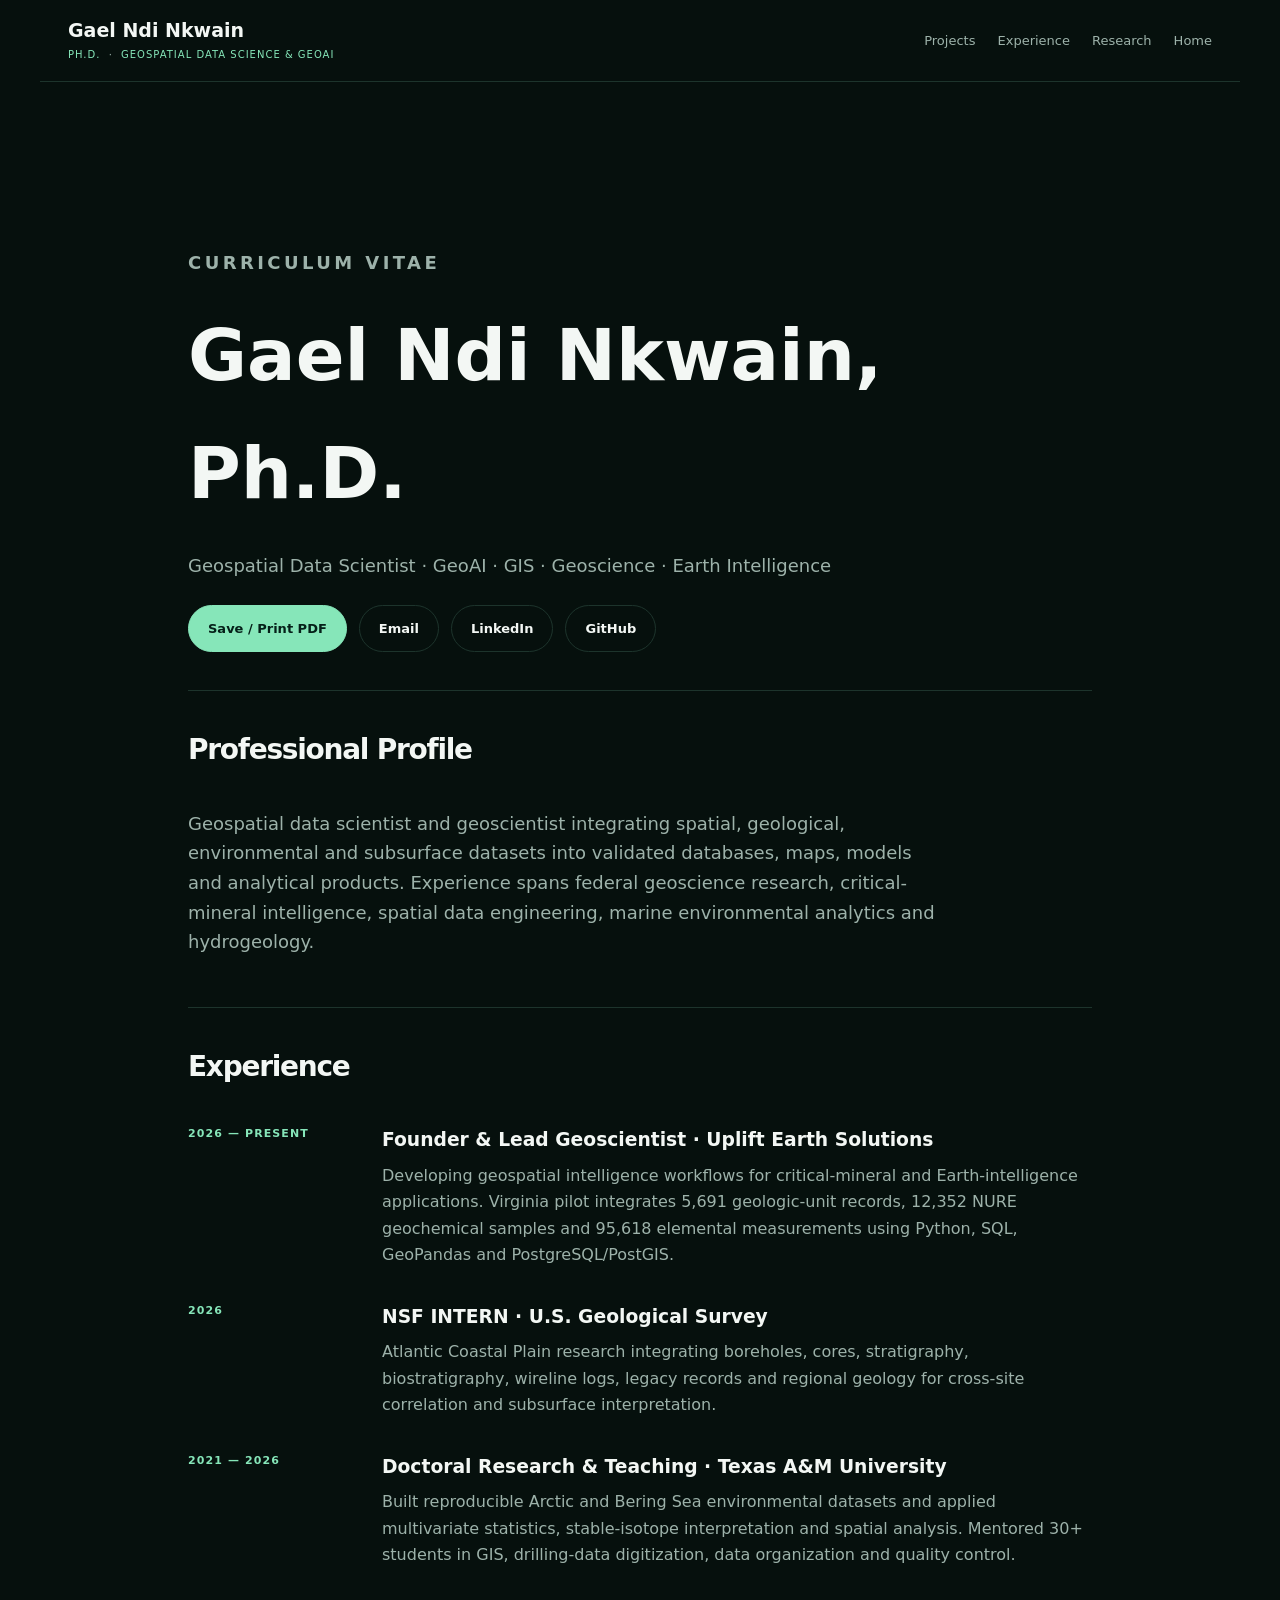
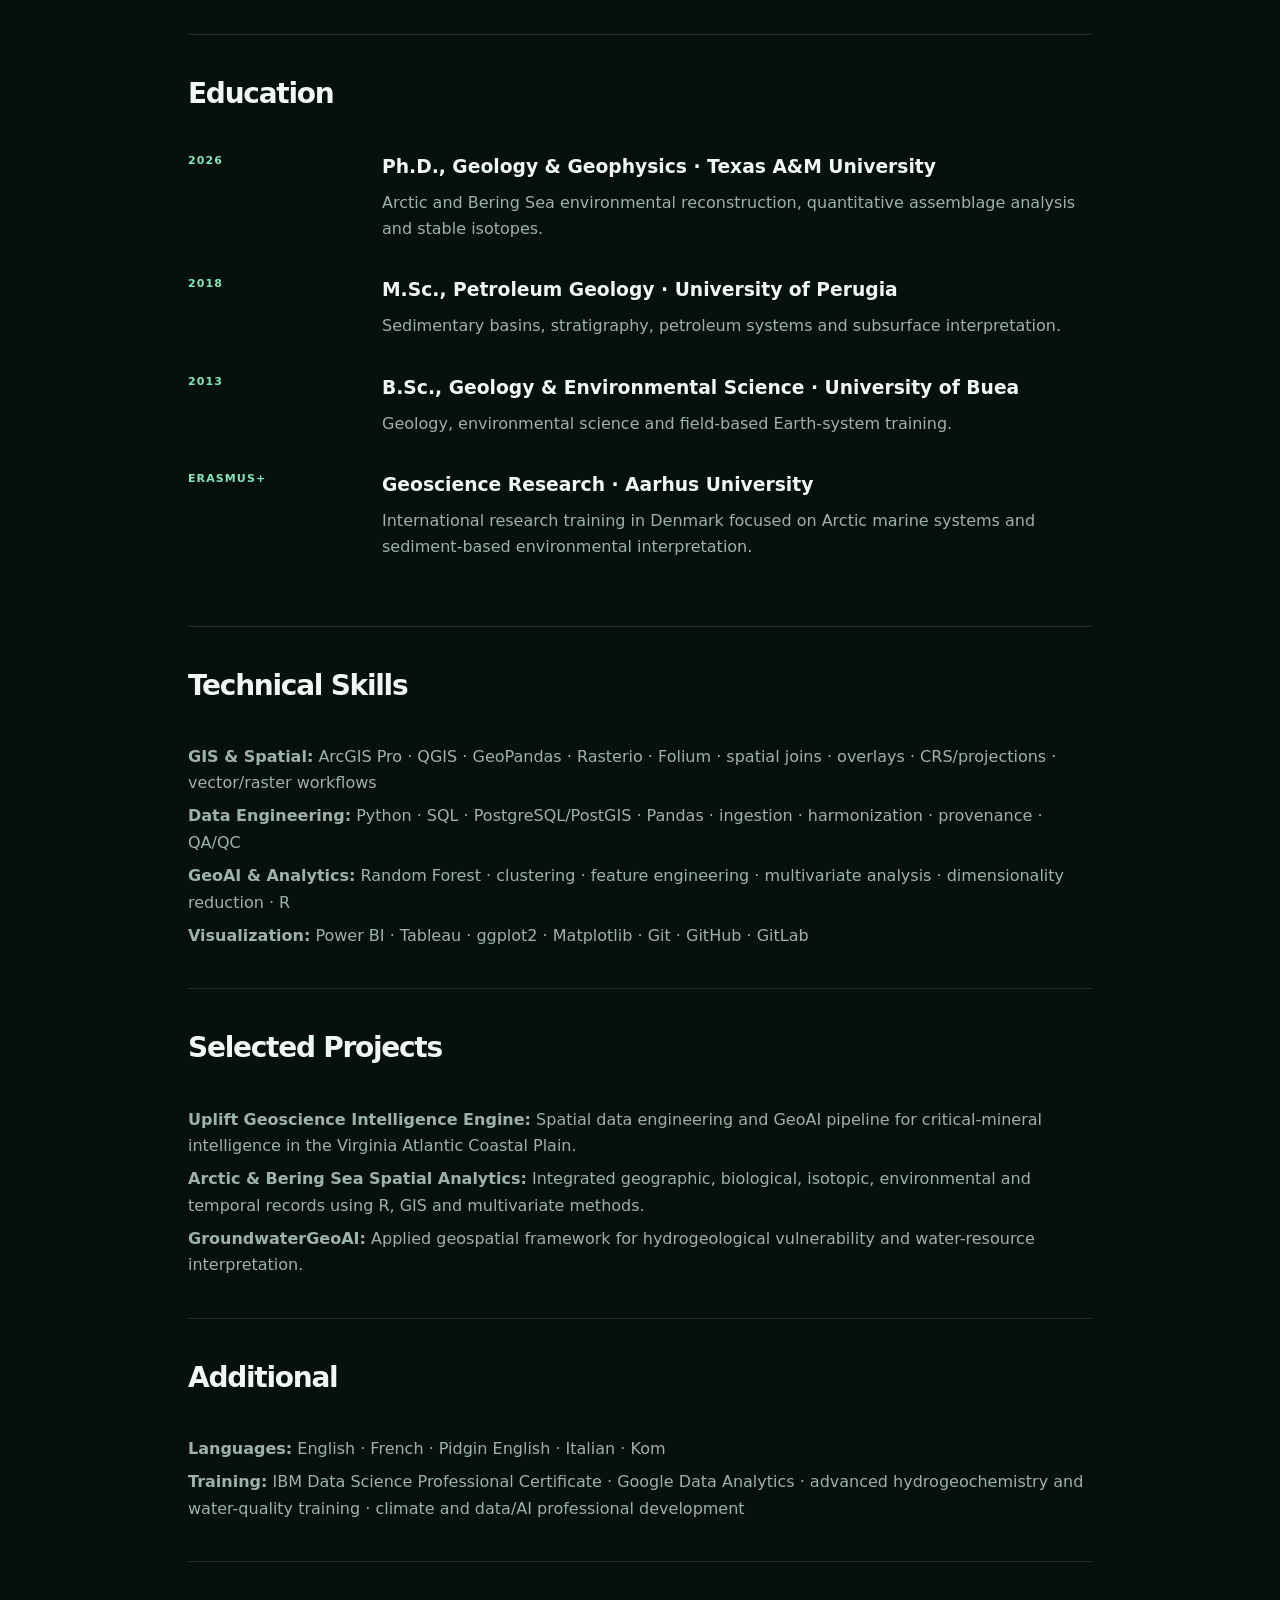
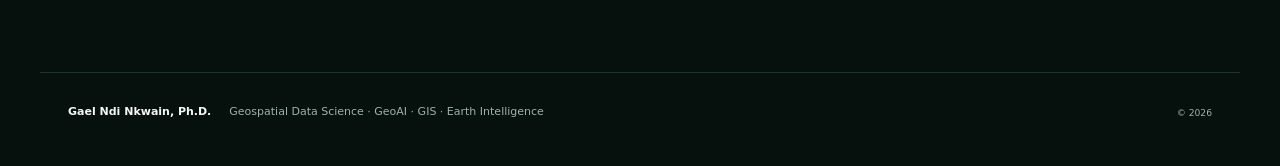
<file: cv.html>
<!doctype html><html lang="en"><head><meta charset="utf-8"><meta name="viewport" content="width=device-width,initial-scale=1"><title>CV | Gael Ndi Nkwain, Ph.D.</title><meta name="description" content="Curriculum vitae — Gael Ndi Nkwain, Ph.D., Geospatial Data Science, GeoAI, GIS and Geoscience."><link rel="stylesheet" href="styles.css"><style>.cv{max-width:960px;margin:auto;padding:70px 28px 110px}.cvhero{padding-bottom:38px;border-bottom:1px solid var(--line)}.cvhero h1{font-size:clamp(42px,7vw,72px);margin:10px 0}.cvhero>p{color:var(--muted);font-size:18px}.cvsec{padding:32px 0;border-bottom:1px solid var(--line)}.cvsec h2{font-size:28px}.item{display:grid;grid-template-columns:170px 1fr;gap:24px;margin:26px 0}.item time{color:var(--accent);font-size:11px;font-weight:800;letter-spacing:.1em}.item h3{margin:0 0 7px}.item p,.skills p{color:var(--muted);margin:7px 0}.cvbuttons{display:flex;gap:12px;flex-wrap:wrap;margin-top:24px}@media(max-width:650px){.item{grid-template-columns:1fr;gap:5px}}@media print{body{background:#fff;color:#111}.nav,.cvbuttons,footer{display:none}.cv{padding:0}.item p,.skills p,.cvhero>p{color:#333}}</style></head><body><header class="nav"><a class="brand" href="index.html"><b>Gael Ndi Nkwain</b><span>Ph.D. <i>·</i> Geospatial Data Science & GeoAI</span></a><nav><a href="index.html#projects">Projects</a><a href="index.html#experience">Experience</a><a href="index.html#research">Research</a><a href="index.html">Home</a></nav></header><main class="cv"><section class="cvhero"><p class="eyebrow">CURRICULUM VITAE</p><h1>Gael Ndi Nkwain, Ph.D.</h1><p>Geospatial Data Scientist · GeoAI · GIS · Geoscience · Earth Intelligence</p><div class="cvbuttons"><a class="btn primary" href="#" onclick="window.print();return false">Save / Print PDF</a><a class="btn" href="mailto:gaelndinkwain@gmail.com">Email</a><a class="btn" href="https://www.linkedin.com/in/gael-ndi-nkwain-066335a4">LinkedIn</a><a class="btn" href="https://github.com/gaelndinkwain-lab">GitHub</a></div></section><section class="cvsec"><h2>Professional Profile</h2><p class="section-lede">Geospatial data scientist and geoscientist integrating spatial, geological, environmental and subsurface datasets into validated databases, maps, models and analytical products. Experience spans federal geoscience research, critical-mineral intelligence, spatial data engineering, marine environmental analytics and hydrogeology.</p></section><section class="cvsec"><h2>Experience</h2><div class="item"><time>2026 — PRESENT</time><div><h3>Founder & Lead Geoscientist · Uplift Earth Solutions</h3><p>Developing geospatial intelligence workflows for critical-mineral and Earth-intelligence applications. Virginia pilot integrates 5,691 geologic-unit records, 12,352 NURE geochemical samples and 95,618 elemental measurements using Python, SQL, GeoPandas and PostgreSQL/PostGIS.</p></div></div><div class="item"><time>2026</time><div><h3>NSF INTERN · U.S. Geological Survey</h3><p>Atlantic Coastal Plain research integrating boreholes, cores, stratigraphy, biostratigraphy, wireline logs, legacy records and regional geology for cross-site correlation and subsurface interpretation.</p></div></div><div class="item"><time>2021 — 2026</time><div><h3>Doctoral Research & Teaching · Texas A&M University</h3><p>Built reproducible Arctic and Bering Sea environmental datasets and applied multivariate statistics, stable-isotope interpretation and spatial analysis. Mentored 30+ students in GIS, drilling-data digitization, data organization and quality control.</p></div></div></section><section class="cvsec"><h2>Education</h2><div class="item"><time>2026</time><div><h3>Ph.D., Geology & Geophysics · Texas A&M University</h3><p>Arctic and Bering Sea environmental reconstruction, quantitative assemblage analysis and stable isotopes.</p></div></div><div class="item"><time>2018</time><div><h3>M.Sc., Petroleum Geology · University of Perugia</h3><p>Sedimentary basins, stratigraphy, petroleum systems and subsurface interpretation.</p></div></div><div class="item"><time>2013</time><div><h3>B.Sc., Geology & Environmental Science · University of Buea</h3><p>Geology, environmental science and field-based Earth-system training.</p></div></div><div class="item"><time>ERASMUS+</time><div><h3>Geoscience Research · Aarhus University</h3><p>International research training in Denmark focused on Arctic marine systems and sediment-based environmental interpretation.</p></div></div></section><section class="cvsec skills"><h2>Technical Skills</h2><p><b>GIS & Spatial:</b> ArcGIS Pro · QGIS · GeoPandas · Rasterio · Folium · spatial joins · overlays · CRS/projections · vector/raster workflows</p><p><b>Data Engineering:</b> Python · SQL · PostgreSQL/PostGIS · Pandas · ingestion · harmonization · provenance · QA/QC</p><p><b>GeoAI & Analytics:</b> Random Forest · clustering · feature engineering · multivariate analysis · dimensionality reduction · R</p><p><b>Visualization:</b> Power BI · Tableau · ggplot2 · Matplotlib · Git · GitHub · GitLab</p></section><section class="cvsec skills"><h2>Selected Projects</h2><p><b>Uplift Geoscience Intelligence Engine:</b> Spatial data engineering and GeoAI pipeline for critical-mineral intelligence in the Virginia Atlantic Coastal Plain.</p><p><b>Arctic & Bering Sea Spatial Analytics:</b> Integrated geographic, biological, isotopic, environmental and temporal records using R, GIS and multivariate methods.</p><p><b>GroundwaterGeoAI:</b> Applied geospatial framework for hydrogeological vulnerability and water-resource interpretation.</p></section><section class="cvsec skills"><h2>Additional</h2><p><b>Languages:</b> English · French · Pidgin English · Italian · Kom</p><p><b>Training:</b> IBM Data Science Professional Certificate · Google Data Analytics · advanced hydrogeochemistry and water-quality training · climate and data/AI professional development</p></section></main><footer><b>Gael Ndi Nkwain, Ph.D.</b><span>Geospatial Data Science · GeoAI · GIS · Earth Intelligence</span><small>© 2026</small></footer></body></html>
</file>
<file: styles.css>
:root{--bg:#06100d;--panel:#0b1915;--panel2:#10231d;--ink:#f3f7f4;--muted:#9db2aa;--accent:#86e6b9;--line:#1d342c;--max:1200px}*{box-sizing:border-box}html{scroll-behavior:smooth}body{margin:0;background:var(--bg);color:var(--ink);font-family:Inter,ui-sans-serif,system-ui,-apple-system,BlinkMacSystemFont,"Segoe UI",sans-serif;line-height:1.65}.nav{min-height:82px;display:flex;align-items:center;justify-content:space-between;max-width:var(--max);margin:auto;padding:14px 28px;border-bottom:1px solid var(--line);position:relative;z-index:2}.brand{color:var(--ink);text-decoration:none;display:flex;flex-direction:column;line-height:1.15}.brand b{font-size:19px}.brand span{font-size:10px;color:var(--accent);letter-spacing:.1em;margin-top:5px;text-transform:uppercase}.nav nav{display:flex;gap:22px}.nav nav a{color:var(--muted);text-decoration:none;font-size:13px}.nav nav a:hover{color:var(--accent)}main{max-width:var(--max);margin:auto;padding:0 28px}.hero{min-height:650px;display:grid;grid-template-columns:1.38fr .62fr;gap:70px;align-items:center}.eyebrow{color:var(--accent);font-size:11px;letter-spacing:.19em;font-weight:850}.hero h1{font-size:clamp(50px,6.8vw,88px);line-height:.98;letter-spacing:-.055em;margin:18px 0 26px;max-width:900px}.hero h1 span{color:var(--accent)}.lede,.section-lede{color:var(--muted);font-size:18px;max-width:760px}.actions{display:flex;gap:12px;flex-wrap:wrap;margin-top:30px}.btn{border:1px solid var(--line);padding:12px 19px;border-radius:999px;color:var(--ink);text-decoration:none;font-weight:750;font-size:13px;transition:.2s}.btn:hover{transform:translateY(-2px);border-color:var(--accent)}.primary{background:var(--accent);color:#052019;border-color:var(--accent)}.pipeline{background:radial-gradient(circle at 50% 40%,#173a31,var(--panel) 57%);border:1px solid var(--line);border-radius:30px;min-height:360px;display:flex;flex-direction:column;justify-content:center;align-items:center;text-align:center;padding:28px}.globe{width:190px;height:190px;border:1px solid #4b8d75;border-radius:50%;display:flex;flex-direction:column;justify-content:center;letter-spacing:.12em;color:var(--muted);box-shadow:0 0 70px rgba(113,224,178,.12)}.globe small{font-size:8px;margin-bottom:14px}.globe b{color:var(--accent)}.pipeline p{font-size:11px;color:var(--muted);margin-top:30px}.metrics{display:grid;grid-template-columns:repeat(4,1fr);border-top:1px solid var(--line);border-bottom:1px solid var(--line);padding:30px 0;margin-bottom:100px}.metrics div{padding:10px 24px;border-right:1px solid var(--line)}.metrics div:last-child{border:0}.metrics strong{display:block;font-size:34px}.metrics span{font-size:11px;color:var(--muted)}section{padding:78px 0}h2{font-size:clamp(38px,5vw,62px);line-height:1.04;letter-spacing:-.045em;max-width:880px;margin:12px 0 44px}.project{border:1px solid var(--line);border-radius:28px;background:linear-gradient(125deg,#10251f,#091713);overflow:hidden}.feature{display:grid;grid-template-columns:1.2fr .8fr;min-height:440px}.project-copy{padding:44px}.kicker,.card>span{color:var(--accent);font-size:10px;letter-spacing:.14em;font-weight:850}.project h3,.card h3,.timeline h3{font-size:28px;line-height:1.2;margin:16px 0}.project p,.card p,.timeline p,.research p,.contact p,.capabilities p{color:var(--muted)}.workflow{display:flex;gap:10px;flex-wrap:wrap;align-items:center;margin:28px 0}.workflow b{font-size:10px;padding:7px 10px;border:1px solid #315044;border-radius:6px;color:#d8ebe3}.workflow i{font-style:normal;color:var(--accent)}.impact{border-left:2px solid var(--accent);padding-left:16px}.tags{margin-top:25px;color:#d3e4dd;font-size:12px}.mapmock{position:relative;min-height:440px;background:linear-gradient(150deg,#17342b,#0b1915);display:flex;flex-direction:column;align-items:center;justify-content:center;overflow:hidden;color:var(--accent);text-align:center;padding:30px}.mapmock>span{position:absolute;top:28px;font-size:10px;letter-spacing:.18em}.mapgrid{position:absolute;inset:70px 35px 60px;background-image:linear-gradient(#31504455 1px,transparent 1px),linear-gradient(90deg,#31504455 1px,transparent 1px);background-size:38px 38px;transform:skewY(-5deg);border:1px solid #315044}.points{font-size:30px;line-height:1.7;letter-spacing:15px;z-index:1;text-shadow:0 0 16px #86e6b9}.mapmock small{position:absolute;bottom:25px;color:var(--muted)}.grid.three{display:grid;grid-template-columns:repeat(3,1fr);gap:16px;margin-top:16px}.card{background:var(--panel);border:1px solid var(--line);border-radius:22px;padding:30px;min-height:410px}.card h3{font-size:23px}.mini-viz{margin-top:24px;padding:18px;border:1px solid var(--line);border-radius:14px;text-align:center;color:var(--accent);font-size:11px;letter-spacing:.08em}.mini-viz hr{border:0;border-top:1px solid #315044}.mini-viz em{font-style:normal;color:var(--muted)}.dots{font-size:24px;line-height:1.5;letter-spacing:9px}.waves{line-height:2;color:var(--muted)}.experience{border-top:1px solid var(--line)}.timeline{border-top:1px solid var(--line)}.timeline article{display:grid;grid-template-columns:180px 1fr;gap:35px;padding:28px 0;border-bottom:1px solid var(--line)}.timeline time{color:var(--accent);font-size:10px;letter-spacing:.13em;font-weight:800;padding-top:8px}.timeline h3{margin:0 0 8px;font-size:21px}.timeline p{margin:0;max-width:760px}.split{display:grid;grid-template-columns:1fr 1fr;gap:70px;border-top:1px solid var(--line)}.capabilities p{padding-bottom:24px;border-bottom:1px solid var(--line)}.capabilities b{color:var(--ink);font-size:18px}.research{border-top:1px solid var(--line)}.research-grid{display:grid;grid-template-columns:1.15fr .85fr;gap:70px}.research-grid>p{font-size:18px;margin-top:0}.degrees{display:grid;grid-template-columns:90px 1fr;gap:16px 20px;border-left:1px solid var(--line);padding-left:30px}.degrees b{color:var(--accent)}.degrees span{color:var(--muted)}.contact{border-top:1px solid var(--line);padding-bottom:120px}.contact p{font-size:18px;max-width:760px}footer{max-width:var(--max);margin:auto;border-top:1px solid var(--line);padding:30px 28px 45px;display:flex;gap:18px;align-items:center;color:var(--muted);font-size:11px}footer b{color:var(--ink)}footer small{margin-left:auto}@media(max-width:900px){.nav{align-items:flex-start}.nav nav{gap:12px;flex-wrap:wrap;justify-content:flex-end}.nav nav a:nth-child(4){display:none}.hero,.feature,.split,.research-grid{grid-template-columns:1fr}.hero{padding:65px 0}.pipeline{min-height:290px}.metrics{grid-template-columns:1fr 1fr}.metrics div{border-bottom:1px solid var(--line)}.grid.three{grid-template-columns:1fr}.card{min-height:auto}.timeline article{grid-template-columns:1fr;gap:6px}.degrees{border-left:0;padding-left:0}}@media(max-width:600px){.nav nav a:nth-child(3){display:none}.brand span{display:none}.hero h1{font-size:49px}.metrics strong{font-size:28px}.project-copy{padding:28px}.mapmock{min-height:330px}footer{align-items:flex-start;flex-direction:column}footer small{margin-left:0}}
/* Credential spacing */
.brand b{display:block}.brand span{display:block;margin-top:7px}.brand span i{display:inline-block;margin:0 4px;font-style:normal;color:var(--muted)}
</file>
